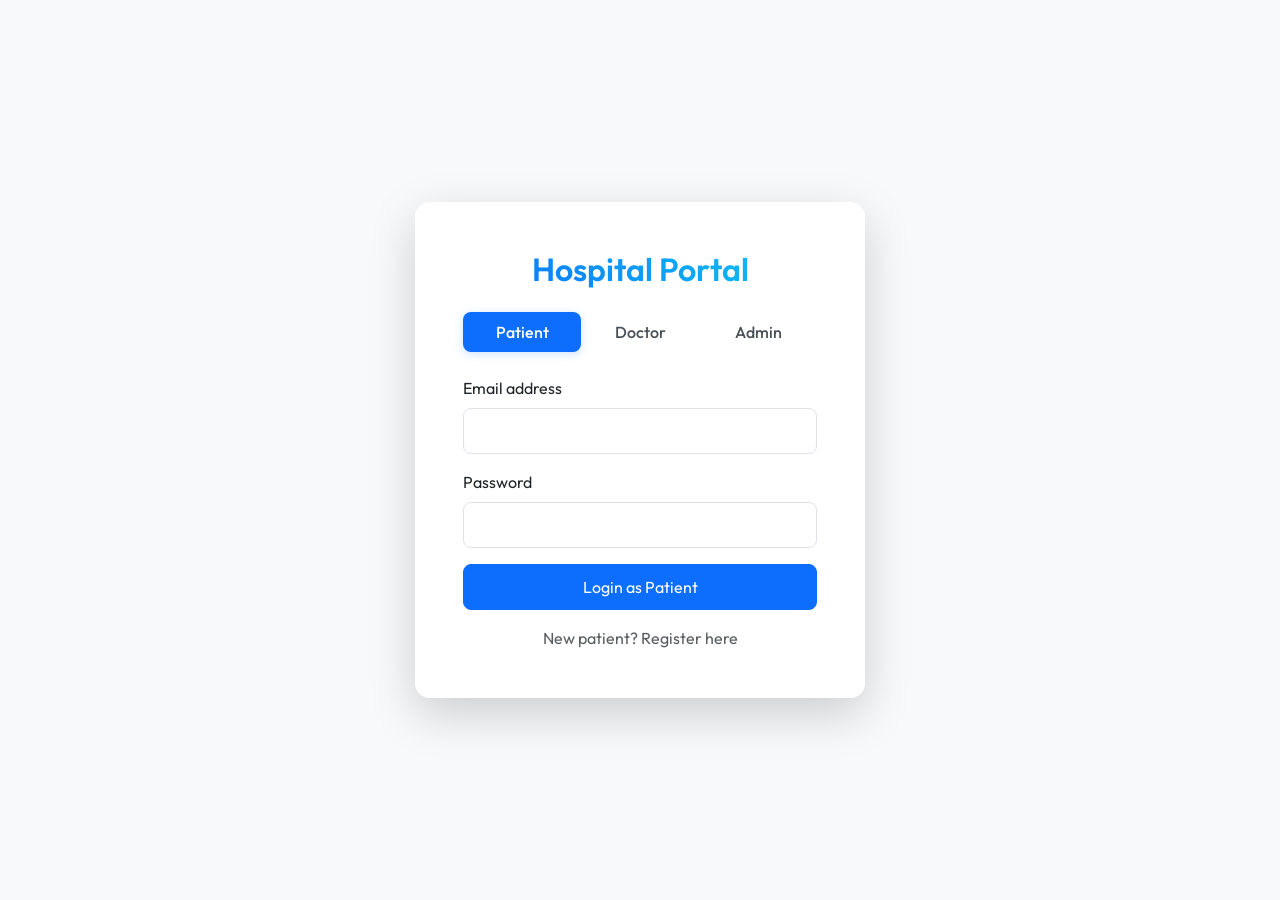
<file: index.html>
<!DOCTYPE html>
<html lang="en">
<head>
    <meta charset="UTF-8">
    <meta name="viewport" content="width=device-width, initial-scale=1.0">
    <title>Hospital Management System | Login</title>
    <!-- Bootstrap CSS -->
    <link href="https://cdn.jsdelivr.net/npm/bootstrap@5.3.0/dist/css/bootstrap.min.css" rel="stylesheet">
    <!-- Google Fonts -->
    <link href="https://fonts.googleapis.com/css2?family=Outfit:wght@300;400;600&display=swap" rel="stylesheet">
    <!-- Custom CSS -->
    <link rel="stylesheet" href="assets/css/style.css">
</head>
<body class="bg-light">
    <div class="container d-flex justify-content-center align-items-center vh-100">
        <div class="card shadow-lg login-card">
            <div class="card-body p-5">
                <h2 class="text-center mb-4 title-gradient">Hospital Portal</h2>
                
                <ul class="nav nav-pills nav-justified mb-4" id="loginTabs" role="tablist">
                    <li class="nav-item" role="presentation">
                        <button class="nav-link active" id="patient-tab" data-bs-toggle="pill" data-bs-target="#patient" type="button" role="tab">Patient</button>
                    </li>
                    <li class="nav-item" role="presentation">
                        <button class="nav-link" id="doctor-tab" data-bs-toggle="pill" data-bs-target="#doctor" type="button" role="tab">Doctor</button>
                    </li>
                    <li class="nav-item" role="presentation">
                        <button class="nav-link" id="admin-tab" data-bs-toggle="pill" data-bs-target="#admin" type="button" role="tab">Admin</button>
                    </li>
                </ul>
                <div class="tab-content" id="loginTabsContent">
                    <!-- Patient Login -->
                    <div class="tab-pane fade show active" id="patient" role="tabpanel">
                        <form id="patientLoginForm">
                            <div class="mb-3">
                                <label class="form-label">Email address</label>
                                <input type="email" name="email" class="form-control" required>
                            </div>
                            <div class="mb-3">
                                <label class="form-label">Password</label>
                                <input type="password" name="password" class="form-control" required>
                            </div>
                            <button type="submit" class="btn btn-primary w-100 btn-glow">Login as Patient</button>
                            <div class="text-center mt-3">
                                <a href="patient_register.html" class="text-decoration-none text-muted">New patient? Register here</a>
                            </div>
                        </form>
                    </div>
                    <!-- Doctor Login -->
                    <div class="tab-pane fade" id="doctor" role="tabpanel">
                        <form id="doctorLoginForm">
                            <div class="mb-3">
                                <label class="form-label">Email address</label>
                                <input type="email" name="email" class="form-control" required>
                            </div>
                            <div class="mb-3">
                                <label class="form-label">Password</label>
                                <input type="password" name="password" class="form-control" required>
                            </div>
                            <button type="submit" class="btn btn-primary w-100 btn-glow">Login as Doctor</button>
                        </form>
                    </div>
                    <!-- Admin Login -->
                    <div class="tab-pane fade" id="admin" role="tabpanel">
                        <form id="adminLoginForm">
                            <div class="mb-3">
                                <label class="form-label">Username</label>
                                <input type="text" name="username" class="form-control" required>
                            </div>
                            <div class="mb-3">
                                <label class="form-label">Password</label>
                                <input type="password" name="password" class="form-control" required>
                            </div>
                            <button type="submit" class="btn btn-dark w-100 btn-glow">Login as Admin</button>
                        </form>
                    </div>
                </div>
                <div id="loginAlert" class="alert mt-3 d-none"></div>
            </div>
        </div>
    </div>
    <!-- Bootstrap Bundle with Popper -->
    <script src="https://cdn.jsdelivr.net/npm/bootstrap@5.3.0/dist/js/bootstrap.bundle.min.js"></script>
    <script src="assets/js/main.js"></script>
</body>
</html>
</file>
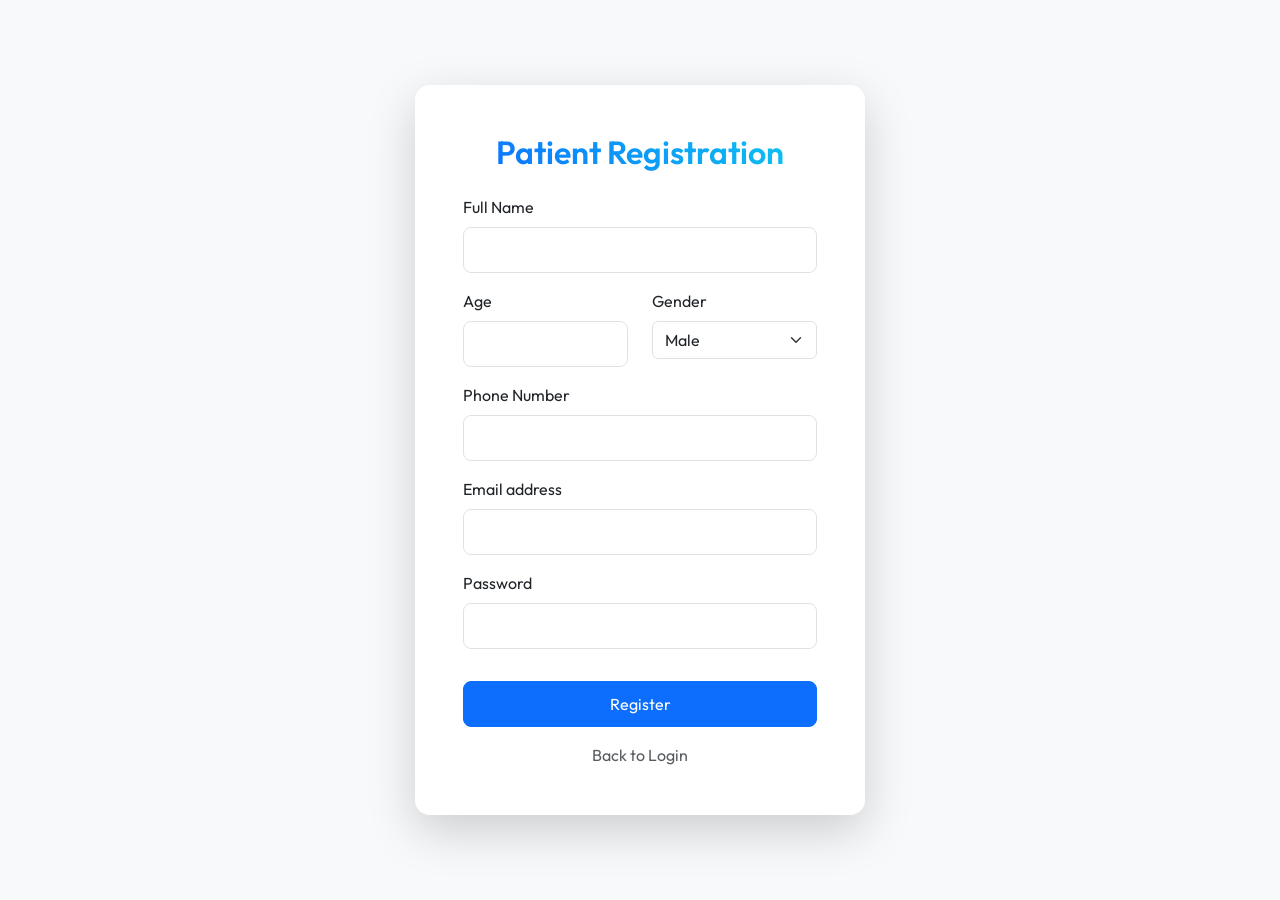
<file: patient_register.html>
<!DOCTYPE html>
<html lang="en">
<head>
    <meta charset="UTF-8">
    <meta name="viewport" content="width=device-width, initial-scale=1.0">
    <title>Patient Registration</title>
    <link href="https://cdn.jsdelivr.net/npm/bootstrap@5.3.0/dist/css/bootstrap.min.css" rel="stylesheet">
    <link href="https://fonts.googleapis.com/css2?family=Outfit:wght@300;400;600&display=swap" rel="stylesheet">
    <link rel="stylesheet" href="assets/css/style.css">
</head>
<body class="bg-light">
    <div class="container d-flex justify-content-center align-items-center min-vh-100 py-5">
        <div class="card shadow-lg login-card">
            <div class="card-body p-5">
                <h2 class="text-center mb-4 title-gradient">Patient Registration</h2>
                
                <form id="registerForm">
                    <div class="mb-3">
                        <label class="form-label">Full Name</label>
                        <input type="text" name="name" class="form-control" required>
                    </div>
                    <div class="row">
                        <div class="col-md-6 mb-3">
                            <label class="form-label">Age</label>
                            <input type="number" name="age" class="form-control" required>
                        </div>
                        <div class="col-md-6 mb-3">
                            <label class="form-label">Gender</label>
                            <select name="gender" class="form-select" required>
                                <option value="Male">Male</option>
                                <option value="Female">Female</option>
                                <option value="Other">Other</option>
                            </select>
                        </div>
                    </div>
                    <div class="mb-3">
                        <label class="form-label">Phone Number</label>
                        <input type="tel" name="phone" class="form-control" required>
                    </div>
                    <div class="mb-3">
                        <label class="form-label">Email address</label>
                        <input type="email" name="email" class="form-control" required>
                    </div>
                    <div class="mb-3">
                        <label class="form-label">Password</label>
                        <input type="password" name="password" class="form-control" required>
                    </div>
                    <button type="submit" class="btn btn-primary w-100 btn-glow mt-3">Register</button>
                    <div class="text-center mt-3">
                        <a href="index.html" class="text-decoration-none text-muted">Back to Login</a>
                    </div>
                </form>
                
                <div id="registerAlert" class="alert mt-3 d-none"></div>
            </div>
        </div>
    </div>
    <script>
        document.getElementById('registerForm').addEventListener('submit', async (e) => {
            e.preventDefault();
            const form = e.target;
            const formData = new FormData(form);
            const alertBox = document.getElementById('registerAlert');
            try {
                const response = await fetch('api/patient/register.php', {
                    method: 'POST',
                    body: formData
                });
                
                const data = await response.json();
                
                if (data.status === 'success') {
                    alertBox.className = 'alert alert-success mt-3';
                    alertBox.textContent = data.message;
                    alertBox.classList.remove('d-none');
                    setTimeout(() => window.location.href = 'index.html', 1500);
                } else {
                    alertBox.className = 'alert alert-danger mt-3';
                    alertBox.textContent = data.message;
                    alertBox.classList.remove('d-none');
                }
            } catch (err) {
                alertBox.className = 'alert alert-danger mt-3';
                alertBox.textContent = 'An error occurred.';
                alertBox.classList.remove('d-none');
            }
        });
    </script>
</body>
</html>
</file>
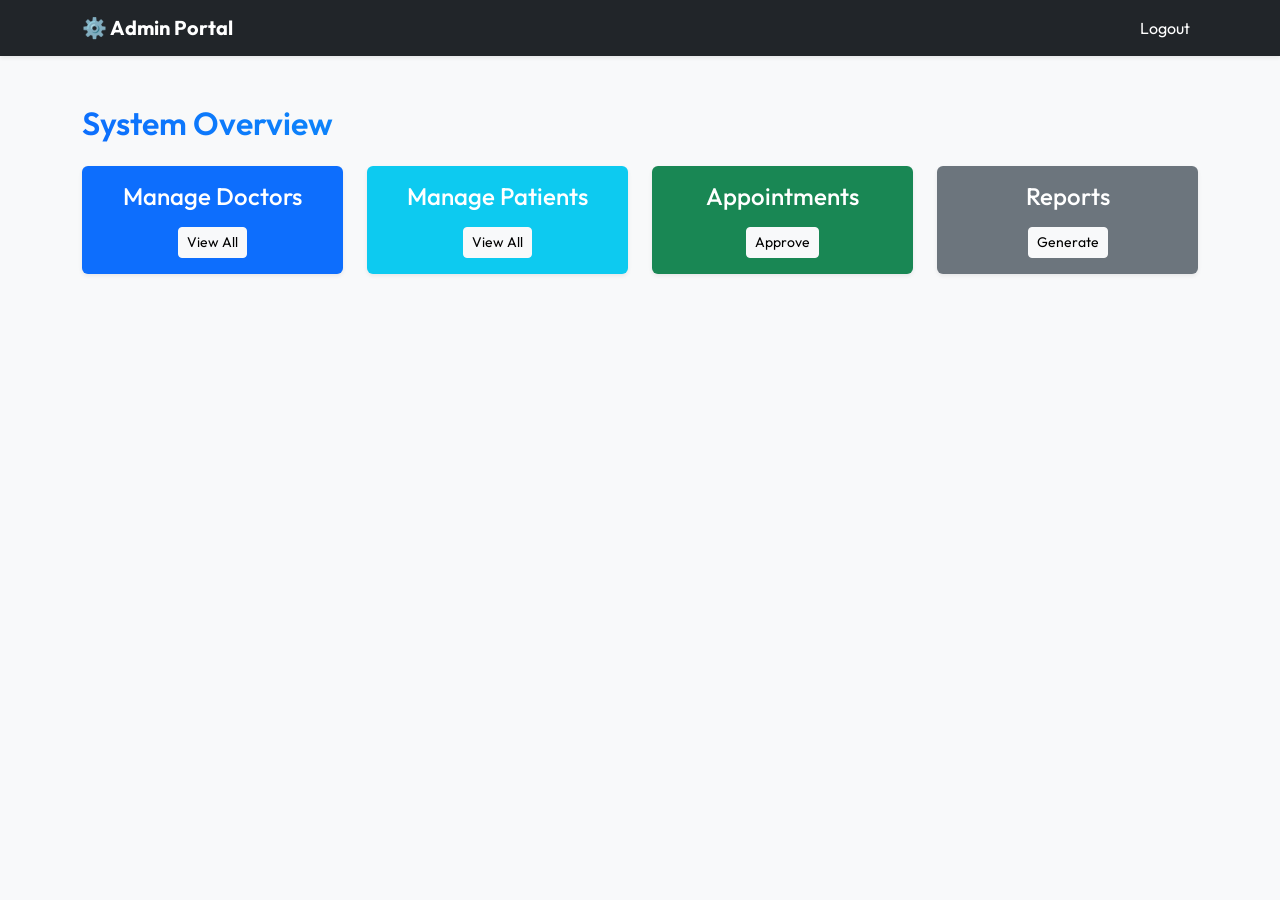
<file: admin/dashboard.html>
<!DOCTYPE html>
<html lang="en">
<head>
    <meta charset="UTF-8">
    <meta name="viewport" content="width=device-width, initial-scale=1.0">
    <title>Admin Dashboard</title>
    <link href="https://cdn.jsdelivr.net/npm/bootstrap@5.3.0/dist/css/bootstrap.min.css" rel="stylesheet">
    <link href="https://fonts.googleapis.com/css2?family=Outfit:wght@300;400;600&display=swap" rel="stylesheet">
    <link rel="stylesheet" href="../assets/css/style.css">
</head>
<body class="bg-light">
    <nav class="navbar navbar-expand-lg navbar-dark bg-dark shadow-sm">
        <div class="container">
            <a class="navbar-brand fw-bold" href="#">⚙️ Admin Portal</a>
            <div class="collapse navbar-collapse justify-content-end">
                <ul class="navbar-nav">
                    <li class="nav-item">
                        <a class="nav-link text-white" href="../index.html">Logout</a>
                    </li>
                </ul>
            </div>
        </div>
    </nav>
    <div class="container mt-5">
        <h2 class="title-gradient mb-4">System Overview</h2>
        
        <div class="row">
            <div class="col-md-3">
                <div class="card shadow-sm border-0 bg-primary text-white mb-4">
                    <div class="card-body text-center">
                        <h4>Manage Doctors</h4>
                        <button class="btn btn-light mt-2 btn-sm">View All</button>
                    </div>
                </div>
            </div>
            <div class="col-md-3">
                <div class="card shadow-sm border-0 bg-info text-white mb-4">
                    <div class="card-body text-center">
                        <h4>Manage Patients</h4>
                        <button class="btn btn-light mt-2 btn-sm">View All</button>
                    </div>
                </div>
            </div>
            <div class="col-md-3">
                <div class="card shadow-sm border-0 bg-success text-white mb-4">
                    <div class="card-body text-center">
                        <h4>Appointments</h4>
                        <button class="btn btn-light mt-2 btn-sm">Approve</button>
                    </div>
                </div>
            </div>
            <div class="col-md-3">
                <div class="card shadow-sm border-0 bg-secondary text-white mb-4">
                    <div class="card-body text-center">
                        <h4>Reports</h4>
                        <button class="btn btn-light mt-2 btn-sm">Generate</button>
                    </div>
                </div>
            </div>
        </div>
    </div>
</body>
</html>
</file>
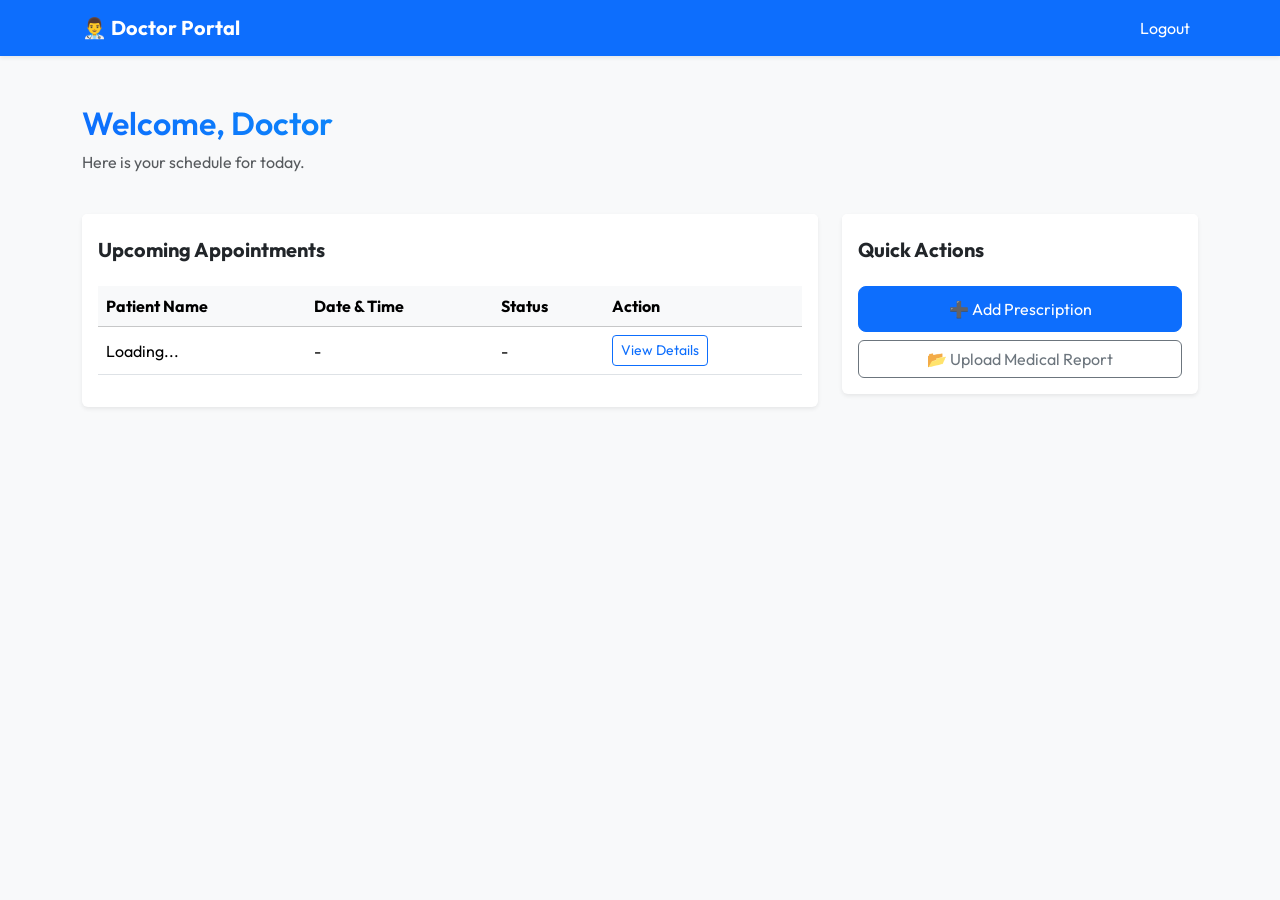
<file: doctor/dashboard.html>
<!DOCTYPE html>
<html lang="en">
<head>
    <meta charset="UTF-8">
    <meta name="viewport" content="width=device-width, initial-scale=1.0">
    <title>Doctor Dashboard</title>
    <link href="https://cdn.jsdelivr.net/npm/bootstrap@5.3.0/dist/css/bootstrap.min.css" rel="stylesheet">
    <link href="https://fonts.googleapis.com/css2?family=Outfit:wght@300;400;600&display=swap" rel="stylesheet">
    <link rel="stylesheet" href="../assets/css/style.css">
</head>
<body class="bg-light">
    <!-- Navbar -->
    <nav class="navbar navbar-expand-lg navbar-dark bg-primary shadow-sm">
        <div class="container">
            <a class="navbar-brand fw-bold" href="#">👨‍⚕️ Doctor Portal</a>
            <button class="navbar-toggler" type="button" data-bs-toggle="collapse" data-bs-target="#navbarNav">
                <span class="navbar-toggler-icon"></span>
            </button>
            <div class="collapse navbar-collapse justify-content-end" id="navbarNav">
                <ul class="navbar-nav">
                    <li class="nav-item">
                        <a class="nav-link text-white" href="../index.html">Logout</a>
                    </li>
                </ul>
            </div>
        </div>
    </nav>
    <!-- Main Content -->
    <div class="container mt-5">
        <div class="row mb-4">
            <div class="col-12">
                <h2 class="title-gradient">Welcome, Doctor</h2>
                <p class="text-muted">Here is your schedule for today.</p>
            </div>
        </div>
        <div class="row">
            <!-- Appointments Card -->
            <div class="col-md-8">
                <div class="card shadow-sm border-0 mb-4">
                    <div class="card-header bg-white border-0 pt-4 pb-0">
                        <h5 class="fw-bold">Upcoming Appointments</h5>
                    </div>
                    <div class="card-body">
                        <div class="table-responsive">
                            <table class="table table-hover align-middle">
                                <thead class="table-light">
                                    <tr>
                                        <th>Patient Name</th>
                                        <th>Date & Time</th>
                                        <th>Status</th>
                                        <th>Action</th>
                                    </tr>
                                </thead>
                                <tbody>
                                    <tr>
                                        <td>Loading...</td>
                                        <td>-</td>
                                        <td>-</td>
                                        <td>
                                            <button class="btn btn-sm btn-outline-primary">View Details</button>
                                        </td>
                                    </tr>
                                </tbody>
                            </table>
                        </div>
                    </div>
                </div>
            </div>
            <!-- Quick Actions -->
            <div class="col-md-4">
                <div class="card shadow-sm border-0 mb-4">
                    <div class="card-header bg-white border-0 pt-4 pb-0">
                        <h5 class="fw-bold">Quick Actions</h5>
                    </div>
                    <div class="card-body">
                        <button class="btn btn-primary w-100 mb-2 btn-glow">➕ Add Prescription</button>
                        <button class="btn btn-outline-secondary w-100">📂 Upload Medical Report</button>
                    </div>
                </div>
            </div>
        </div>
    </div>
    <script src="https://cdn.jsdelivr.net/npm/bootstrap@5.3.0/dist/js/bootstrap.bundle.min.js"></script>
</body>
</html>
</file>
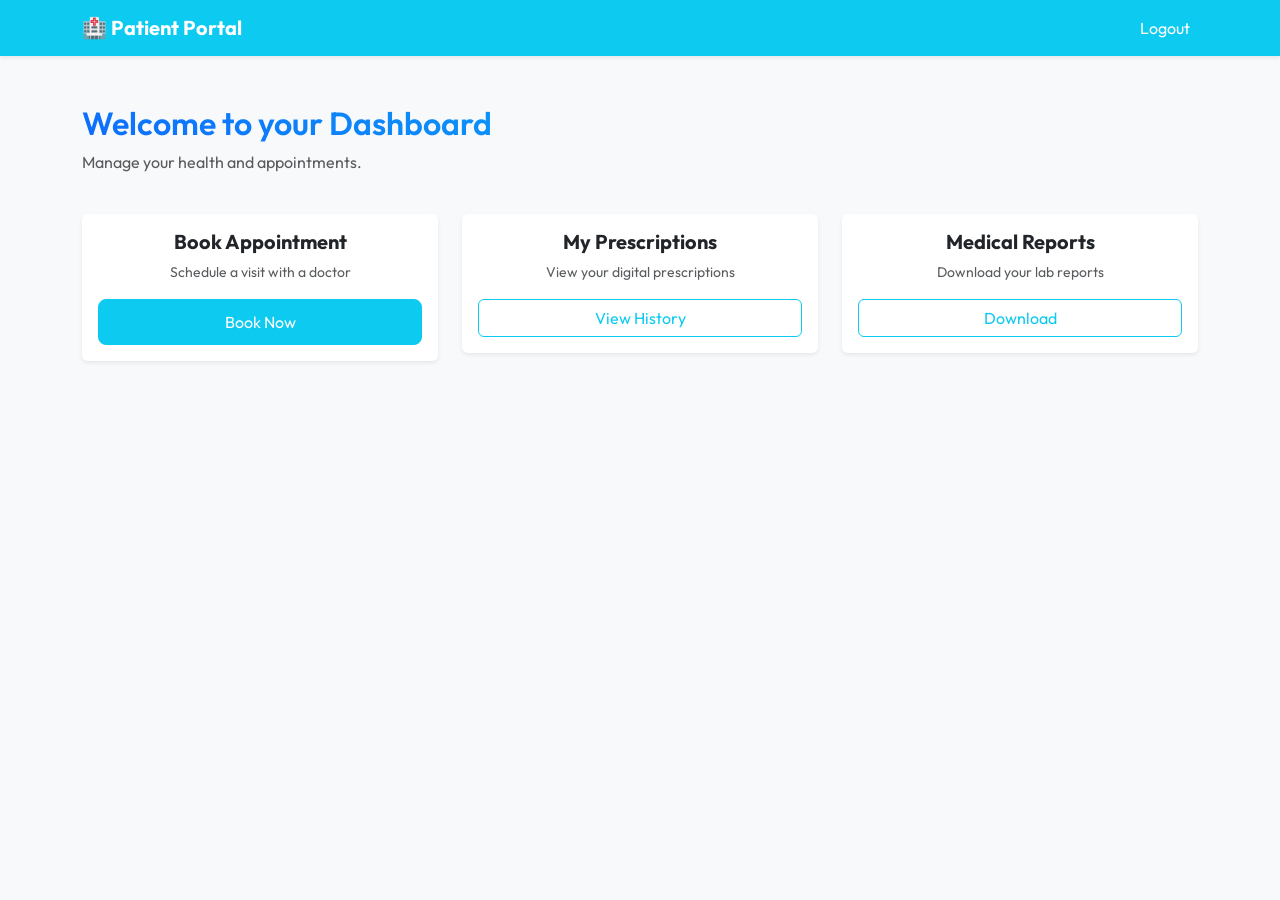
<file: patient/dashboard.html>
<!DOCTYPE html>
<html lang="en">
<head>
    <meta charset="UTF-8">
    <meta name="viewport" content="width=device-width, initial-scale=1.0">
    <title>Patient Dashboard</title>
    <link href="https://cdn.jsdelivr.net/npm/bootstrap@5.3.0/dist/css/bootstrap.min.css" rel="stylesheet">
    <link href="https://fonts.googleapis.com/css2?family=Outfit:wght@300;400;600&display=swap" rel="stylesheet">
    <link rel="stylesheet" href="../assets/css/style.css">
</head>
<body class="bg-light">
    <nav class="navbar navbar-expand-lg navbar-dark bg-info shadow-sm">
        <div class="container">
            <a class="navbar-brand fw-bold" href="#">🏥 Patient Portal</a>
            <div class="collapse navbar-collapse justify-content-end">
                <ul class="navbar-nav">
                    <li class="nav-item">
                        <a class="nav-link text-white" href="../index.html">Logout</a>
                    </li>
                </ul>
            </div>
        </div>
    </nav>
    <div class="container mt-5">
        <div class="row mb-4">
            <div class="col-12">
                <h2 class="title-gradient">Welcome to your Dashboard</h2>
                <p class="text-muted">Manage your health and appointments.</p>
            </div>
        </div>
        <div class="row">
            <div class="col-md-4">
                <div class="card shadow-sm border-0 mb-4">
                    <div class="card-body text-center">
                        <h5 class="fw-bold">Book Appointment</h5>
                        <p class="text-muted small">Schedule a visit with a doctor</p>
                        <button class="btn btn-info text-white w-100 btn-glow">Book Now</button>
                    </div>
                </div>
            </div>
            <div class="col-md-4">
                <div class="card shadow-sm border-0 mb-4">
                    <div class="card-body text-center">
                        <h5 class="fw-bold">My Prescriptions</h5>
                        <p class="text-muted small">View your digital prescriptions</p>
                        <button class="btn btn-outline-info w-100">View History</button>
                    </div>
                </div>
            </div>
            <div class="col-md-4">
                <div class="card shadow-sm border-0 mb-4">
                    <div class="card-body text-center">
                        <h5 class="fw-bold">Medical Reports</h5>
                        <p class="text-muted small">Download your lab reports</p>
                        <button class="btn btn-outline-info w-100">Download</button>
                    </div>
                </div>
            </div>
        </div>
    </div>
</body>
</html>
</file>
<file: assets/css/style.css>
body {
    font-family: 'Outfit', sans-serif;
    background-color: #f4f7fa;
}
.login-card {
    border: none;
    border-radius: 15px;
    width: 100%;
    max-width: 450px;
    background: rgba(255, 255, 255, 0.95);
    backdrop-filter: blur(10px);
}
.title-gradient {
    background: linear-gradient(45deg, #0d6efd, #0dcaf0);
    -webkit-background-clip: text;
    -webkit-text-fill-color: transparent;
    font-weight: 600;
}
.btn-glow {
    transition: all 0.3s ease;
    border-radius: 8px;
    padding: 10px;
}
.btn-glow:hover {
    box-shadow: 0 4px 15px rgba(13, 110, 253, 0.4);
    transform: translateY(-2px);
}
.form-control {
    border-radius: 8px;
    padding: 10px 15px;
}
.nav-pills .nav-link {
    border-radius: 8px;
    color: #495057;
    font-weight: 500;
}
.nav-pills .nav-link.active {
    box-shadow: 0 2px 10px rgba(13, 110, 253, 0.2);
}
</file>
